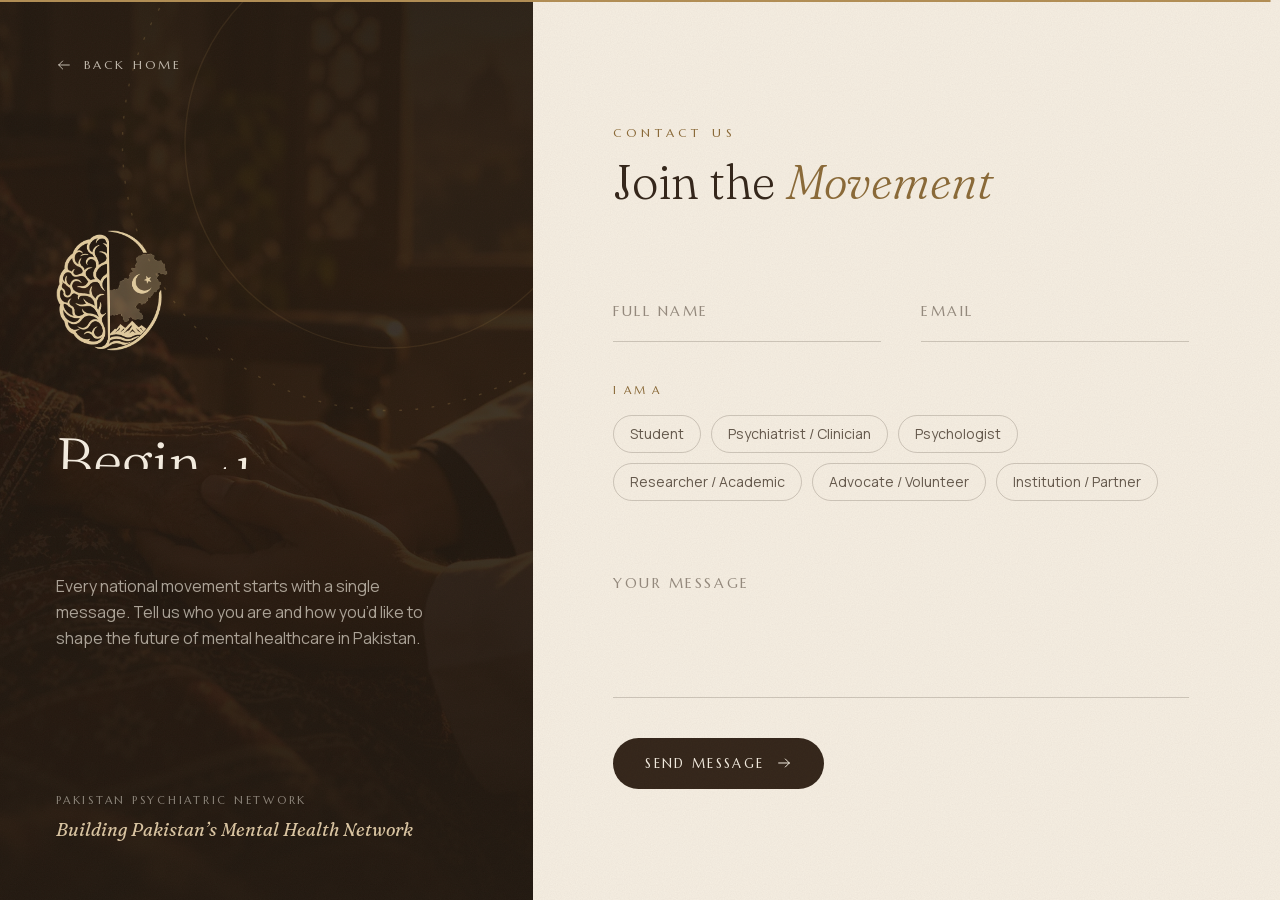
<file: contact.html>
<!DOCTYPE html><html lang="en" class="fraunces_8a4216bc-module__t8Zm8a__variable marcellus_3dfbfff9-module__5Ufb9q__variable manrope_6fd7433c-module__Zz-jia__variable"><head><meta charSet="utf-8"/><meta name="viewport" content="width=device-width, initial-scale=1"/><link rel="preload" href="/_next/static/media/57b02995d6e1530a-s.p.1n10e_apdb6ux.woff2" as="font" crossorigin="" type="font/woff2"/><link rel="preload" href="/_next/static/media/a343f882a40d2cc9-s.p.1sj6eobyi31rd.woff2" as="font" crossorigin="" type="font/woff2"/><link rel="preload" href="/_next/static/media/b67966e0b83b2cd0-s.p.0fuf3937kiol3.woff2" as="font" crossorigin="" type="font/woff2"/><link rel="preload" href="/_next/static/media/ec2f4458eb06f74e-s.p.0waiv1vizwwb5.woff2" as="font" crossorigin="" type="font/woff2"/><link rel="preload" as="image" href="/contact-portrait.webp"/><link rel="preload" as="image" href="/ppn-logo-sand.webp"/><link rel="stylesheet" href="/_next/static/chunks/266hxo_bdwv4k.css" data-precedence="next"/><link rel="preload" as="script" fetchPriority="low" href="/_next/static/chunks/1jq4o6yq14o4c.js"/><script src="/_next/static/chunks/15orcrkp-_9ct.js" async=""></script><script src="/_next/static/chunks/3rxl-jt3pdxgx.js" async=""></script><script src="/_next/static/chunks/082obv3v03b-9.js" async=""></script><script src="/_next/static/chunks/turbopack-3f74xmp3cru45.js" async=""></script><script src="/_next/static/chunks/2cnf2v7cftrug.js" async=""></script><script src="/_next/static/chunks/3_jphytzn5rut.js" async=""></script><script src="/_next/static/chunks/14mrh2-p_w84d.js" async=""></script><script src="/_next/static/chunks/2gno0j0n-cok6.js" async=""></script><script src="/_next/static/chunks/0_qz76kewa2cv.js" async=""></script><script src="/_next/static/chunks/02p_db03nph-d.js" async=""></script><script src="/_next/static/chunks/3e9784qhgsb28.js" async=""></script><meta name="next-size-adjust" content=""/><meta name="theme-color" content="#f6efe3"/><title>Contact — Pakistan Psychiatric Network</title><meta name="description" content="Reach out to Pakistan Psychiatric Network. Join the movement to advance mental healthcare across Pakistan."/><link rel="icon" href="/favicon.ico?favicon.1khl-04yngq2g.ico" sizes="48x48" type="image/x-icon"/><link rel="icon" href="/icon.png?icon.1l0o2qs2hi9h9.png" sizes="512x512" type="image/png"/><link rel="apple-touch-icon" href="/apple-icon.png?apple-icon.1hkdh6w8r6kvq.png" sizes="180x180" type="image/png"/><script src="/_next/static/chunks/0cz1d0mv5g_q7.js" noModule=""></script></head><body class="min-h-screen"><div hidden=""><!--$--><!--/$--></div><div aria-hidden="true" class="fixed inset-x-0 top-0 z-[60] h-[2px] origin-left bg-gold" style="transform:scaleX(0)"></div><div class="grid min-h-screen lg:grid-cols-[5fr_7fr]"><aside class="relative flex flex-col justify-between overflow-hidden bg-espresso px-8 py-10 text-ivory lg:sticky lg:top-0 lg:h-screen lg:px-14 lg:py-14"><img src="/contact-portrait.webp" alt="" aria-hidden="true" class="absolute inset-0 h-full w-full object-cover opacity-45" style="transform:scale(1.15)"/><div aria-hidden="true" class="absolute inset-0 bg-gradient-to-b from-espresso/90 via-espresso/70 to-espresso/95"></div><svg aria-hidden="true" viewBox="0 0 400 400" class="absolute -right-32 -top-32 w-[34rem] text-gold/25"><circle cx="200" cy="200" r="196" fill="none" stroke="currentColor" stroke-dasharray="2 10"></circle><circle cx="200" cy="200" r="150" fill="none" stroke="currentColor" stroke-opacity="0.5"></circle></svg><a class="group relative inline-flex w-fit items-center gap-3 text-ivory/75 transition-colors duration-300 hover:text-ivory" href="/"><svg viewBox="0 0 24 24" class="h-4 w-4 transition-transform duration-500 ease-out-expo group-hover:-translate-x-1" fill="none" stroke="currentColor" stroke-width="1.5" stroke-linecap="round" stroke-linejoin="round" aria-hidden="true"><path d="M20 12H4m6-6-6 6 6 6"></path></svg><span class="font-label text-[12px] tracking-[0.25em] uppercase">Back Home</span></a><div class="relative py-16 lg:py-0"><img src="/ppn-logo-sand.webp" alt="Pakistan Psychiatric Network logo" class="w-28" style="opacity:0;transform:scale(0.85) rotate(-8deg)"/><h1 class="mt-12 font-display text-5xl font-light leading-[1.05] sm:text-6xl" aria-label="Begin the conversation."><span aria-hidden="true"><span class="inline-block overflow-hidden pb-[0.12em] -mb-[0.12em] align-bottom"><span class="inline-block" style="transform:translateY(115%) rotate(4deg)">Begin</span> </span><span class="inline-block overflow-hidden pb-[0.12em] -mb-[0.12em] align-bottom"><span class="inline-block" style="transform:translateY(115%) rotate(4deg)">the</span> </span><span class="inline-block overflow-hidden pb-[0.12em] -mb-[0.12em] align-bottom"><span class="inline-block italic text-sand" style="transform:translateY(115%) rotate(4deg)">conversation.</span></span></span></h1><p class="mt-8 max-w-sm leading-relaxed text-ivory/65" style="opacity:0;transform:translateY(16px)">Every national movement starts with a single message. Tell us who you are and how you’d like to shape the future of mental healthcare in Pakistan.</p></div><div class="relative"><p class="font-label text-[11px] tracking-[0.25em] text-ivory/50 uppercase">Pakistan Psychiatric Network</p><p class="mt-2 font-display text-lg italic text-sand">Building Pakistan’s Mental Health Network</p></div></aside><main class="flex items-center bg-ivory px-8 py-20 lg:px-20"><div class="w-full max-w-xl"><div style="opacity:0;filter:blur(6px);transform:translateY(32px)"><p class="font-label text-[12px] tracking-[0.4em] text-gold-deep uppercase">Contact Us</p><h2 class="mb-14 mt-4 font-display text-4xl font-light text-charcoal sm:text-5xl">Join the <span class="italic text-gold-deep">Movement</span></h2></div><div style="opacity:0;filter:blur(6px);transform:translateY(32px)"><form noValidate="" class="space-y-10"><input type="checkbox" tabindex="-1" autoComplete="off" aria-hidden="true" class="hidden" name="botcheck"/><div class="grid gap-10 sm:grid-cols-2"><div><div class="relative pt-6"><input type="text" autoComplete="name" id="name" placeholder=" " aria-invalid="false" class="peer block w-full resize-none border-b border-charcoal/20 bg-transparent pb-3 pt-2 text-lg text-charcoal focus:outline-none" name="name"/><label for="name" class="pointer-events-none absolute left-0 top-8 origin-left font-label text-sm tracking-[0.18em] text-charcoal/50 uppercase transition-all duration-500 ease-out-expo peer-focus:top-0 peer-focus:scale-[0.8] peer-focus:text-gold-deep peer-[:not(:placeholder-shown)]:top-0 peer-[:not(:placeholder-shown)]:scale-[0.8]">Full name</label><span class="absolute bottom-0 left-0 h-px w-full origin-left scale-x-0 bg-gold-deep transition-transform duration-700 ease-out-expo peer-focus:scale-x-100"></span></div></div><div><div class="relative pt-6"><input type="email" autoComplete="email" id="email" placeholder=" " aria-invalid="false" class="peer block w-full resize-none border-b border-charcoal/20 bg-transparent pb-3 pt-2 text-lg text-charcoal focus:outline-none" name="email"/><label for="email" class="pointer-events-none absolute left-0 top-8 origin-left font-label text-sm tracking-[0.18em] text-charcoal/50 uppercase transition-all duration-500 ease-out-expo peer-focus:top-0 peer-focus:scale-[0.8] peer-focus:text-gold-deep peer-[:not(:placeholder-shown)]:top-0 peer-[:not(:placeholder-shown)]:scale-[0.8]">Email</label><span class="absolute bottom-0 left-0 h-px w-full origin-left scale-x-0 bg-gold-deep transition-transform duration-700 ease-out-expo peer-focus:scale-x-100"></span></div></div></div><fieldset><legend class="font-label text-[11px] tracking-[0.22em] text-gold-deep uppercase">I am a</legend><div class="mt-4 flex flex-wrap gap-2.5"><label class="relative"><input type="radio" class="peer sr-only" name="role" value="Student"/><span class="block rounded-full border border-charcoal/20 px-4 py-2 text-sm text-charcoal/75 transition-all duration-300 ease-out-expo hover:border-gold-deep hover:text-charcoal peer-checked:border-charcoal peer-checked:bg-charcoal peer-checked:text-ivory peer-focus-visible:ring-2 peer-focus-visible:ring-gold peer-focus-visible:ring-offset-2 peer-focus-visible:ring-offset-ivory">Student</span></label><label class="relative"><input type="radio" class="peer sr-only" name="role" value="Psychiatrist / Clinician"/><span class="block rounded-full border border-charcoal/20 px-4 py-2 text-sm text-charcoal/75 transition-all duration-300 ease-out-expo hover:border-gold-deep hover:text-charcoal peer-checked:border-charcoal peer-checked:bg-charcoal peer-checked:text-ivory peer-focus-visible:ring-2 peer-focus-visible:ring-gold peer-focus-visible:ring-offset-2 peer-focus-visible:ring-offset-ivory">Psychiatrist / Clinician</span></label><label class="relative"><input type="radio" class="peer sr-only" name="role" value="Psychologist"/><span class="block rounded-full border border-charcoal/20 px-4 py-2 text-sm text-charcoal/75 transition-all duration-300 ease-out-expo hover:border-gold-deep hover:text-charcoal peer-checked:border-charcoal peer-checked:bg-charcoal peer-checked:text-ivory peer-focus-visible:ring-2 peer-focus-visible:ring-gold peer-focus-visible:ring-offset-2 peer-focus-visible:ring-offset-ivory">Psychologist</span></label><label class="relative"><input type="radio" class="peer sr-only" name="role" value="Researcher / Academic"/><span class="block rounded-full border border-charcoal/20 px-4 py-2 text-sm text-charcoal/75 transition-all duration-300 ease-out-expo hover:border-gold-deep hover:text-charcoal peer-checked:border-charcoal peer-checked:bg-charcoal peer-checked:text-ivory peer-focus-visible:ring-2 peer-focus-visible:ring-gold peer-focus-visible:ring-offset-2 peer-focus-visible:ring-offset-ivory">Researcher / Academic</span></label><label class="relative"><input type="radio" class="peer sr-only" name="role" value="Advocate / Volunteer"/><span class="block rounded-full border border-charcoal/20 px-4 py-2 text-sm text-charcoal/75 transition-all duration-300 ease-out-expo hover:border-gold-deep hover:text-charcoal peer-checked:border-charcoal peer-checked:bg-charcoal peer-checked:text-ivory peer-focus-visible:ring-2 peer-focus-visible:ring-gold peer-focus-visible:ring-offset-2 peer-focus-visible:ring-offset-ivory">Advocate / Volunteer</span></label><label class="relative"><input type="radio" class="peer sr-only" name="role" value="Institution / Partner"/><span class="block rounded-full border border-charcoal/20 px-4 py-2 text-sm text-charcoal/75 transition-all duration-300 ease-out-expo hover:border-gold-deep hover:text-charcoal peer-checked:border-charcoal peer-checked:bg-charcoal peer-checked:text-ivory peer-focus-visible:ring-2 peer-focus-visible:ring-gold peer-focus-visible:ring-offset-2 peer-focus-visible:ring-offset-ivory">Institution / Partner</span></label></div></fieldset><div><div class="relative pt-6"><textarea rows="4" id="message" name="message" placeholder=" " aria-invalid="false" class="peer block w-full resize-none border-b border-charcoal/20 bg-transparent pb-3 pt-2 text-lg text-charcoal focus:outline-none"></textarea><label for="message" class="pointer-events-none absolute left-0 top-8 origin-left font-label text-sm tracking-[0.18em] text-charcoal/50 uppercase transition-all duration-500 ease-out-expo peer-focus:top-0 peer-focus:scale-[0.8] peer-focus:text-gold-deep peer-[:not(:placeholder-shown)]:top-0 peer-[:not(:placeholder-shown)]:scale-[0.8]">Your message</label><span class="absolute bottom-0 left-0 h-px w-full origin-left scale-x-0 bg-gold-deep transition-transform duration-700 ease-out-expo peer-focus:scale-x-100"></span></div></div><span class="inline-block" style="transform:none"><button type="submit" class="group relative inline-flex items-center gap-3 overflow-hidden whitespace-nowrap rounded-full px-8 py-4 font-label text-[13px] tracking-[0.18em] uppercase transition-colors duration-500 disabled:cursor-wait disabled:opacity-60 bg-charcoal text-ivory"><span aria-hidden="true" class="absolute inset-0 translate-y-full rounded-[inherit] transition-transform duration-500 ease-out-expo group-hover:translate-y-0 bg-bronze"></span><span class="relative block overflow-hidden"><span class="block transition-transform duration-500 ease-out-expo group-hover:-translate-y-full">Send Message</span><span aria-hidden="true" class="absolute inset-0 block translate-y-full transition-transform duration-500 ease-out-expo group-hover:translate-y-0">Send Message</span></span><svg viewBox="0 0 24 24" class="relative h-4 w-4 transition-transform duration-500 ease-out-expo group-hover:translate-x-1" fill="none" stroke="currentColor" stroke-width="1.5" stroke-linecap="round" stroke-linejoin="round" aria-hidden="true"><path d="M4 12h16m-6-6 6 6-6 6"></path></svg></button></span></form></div></div></main></div><!--$--><!--/$--><script src="/_next/static/chunks/1jq4o6yq14o4c.js" id="_R_" async=""></script><script>(self.__next_f=self.__next_f||[]).push([0])</script><script>self.__next_f.push([1,"1:\"$Sreact.fragment\"\n2:I[47420,[\"/_next/static/chunks/2cnf2v7cftrug.js\",\"/_next/static/chunks/3_jphytzn5rut.js\",\"/_next/static/chunks/14mrh2-p_w84d.js\",\"/_next/static/chunks/2gno0j0n-cok6.js\"],\"default\"]\n3:I[52004,[\"/_next/static/chunks/2cnf2v7cftrug.js\",\"/_next/static/chunks/3_jphytzn5rut.js\",\"/_next/static/chunks/14mrh2-p_w84d.js\",\"/_next/static/chunks/2gno0j0n-cok6.js\"],\"default\"]\n4:I[69268,[\"/_next/static/chunks/2cnf2v7cftrug.js\",\"/_next/static/chunks/3_jphytzn5rut.js\",\"/_next/static/chunks/14mrh2-p_w84d.js\",\"/_next/static/chunks/2gno0j0n-cok6.js\"],\"default\"]\n5:I[39756,[\"/_next/static/chunks/2cnf2v7cftrug.js\",\"/_next/static/chunks/3_jphytzn5rut.js\",\"/_next/static/chunks/14mrh2-p_w84d.js\",\"/_next/static/chunks/2gno0j0n-cok6.js\"],\"default\"]\n6:I[98168,[\"/_next/static/chunks/2cnf2v7cftrug.js\",\"/_next/static/chunks/3_jphytzn5rut.js\",\"/_next/static/chunks/14mrh2-p_w84d.js\",\"/_next/static/chunks/2gno0j0n-cok6.js\",\"/_next/static/chunks/0_qz76kewa2cv.js\"],\"default\"]\n7:I[37457,[\"/_next/static/chunks/2cnf2v7cftrug.js\",\"/_next/static/chunks/3_jphytzn5rut.js\",\"/_next/static/chunks/14mrh2-p_w84d.js\",\"/_next/static/chunks/2gno0j0n-cok6.js\"],\"default\"]\n8:I[9373,[\"/_next/static/chunks/2cnf2v7cftrug.js\",\"/_next/static/chunks/3_jphytzn5rut.js\",\"/_next/static/chunks/14mrh2-p_w84d.js\",\"/_next/static/chunks/2gno0j0n-cok6.js\",\"/_next/static/chunks/02p_db03nph-d.js\",\"/_next/static/chunks/3e9784qhgsb28.js\"],\"default\"]\n9:I[59095,[\"/_next/static/chunks/2cnf2v7cftrug.js\",\"/_next/static/chunks/3_jphytzn5rut.js\",\"/_next/static/chunks/14mrh2-p_w84d.js\",\"/_next/static/chunks/2gno0j0n-cok6.js\",\"/_next/static/chunks/02p_db03nph-d.js\",\"/_next/static/chunks/3e9784qhgsb28.js\"],\"default\"]\na:I[33128,[\"/_next/static/chunks/2cnf2v7cftrug.js\",\"/_next/static/chunks/3_jphytzn5rut.js\",\"/_next/static/chunks/14mrh2-p_w84d.js\",\"/_next/static/chunks/2gno0j0n-cok6.js\",\"/_next/static/chunks/02p_db03nph-d.js\",\"/_next/static/chunks/3e9784qhgsb28.js\"],\"default\"]\nb:I[97367,[\"/_next/static/chunks/2cnf2v7cftrug.js\",\"/_next/static/chunks/3_jphytzn5rut.js\",\"/_next/static/chunks/14mrh2-p_w84d.js\",\"/_next/static/chunks/2gno0j0n-cok6.js\"],\"OutletBoundary\"]\nc:\"$Sreact.suspense\"\nf:I[97367,[\"/_next/static/chunks/2cnf2v7cftrug.js\",\"/_next/static/chunks/3_jphytzn5rut.js\",\"/_next/static/chunks/14mrh2-p_w84d.js\",\"/_next/static/chunks/2gno0j0n-cok6.js\"],\"ViewportBoundary\"]\n11:I[97367,[\"/_next/static/chunks/2cnf2v7cftrug.js\",\"/_next/static/chunks/3_jphytzn5rut.js\",\"/_next/static/chunks/14mrh2-p_w84d.js\",\"/_next/static/chunks/2gno0j0n-cok6.js\"],\"MetadataBoundary\"]\n13:I[68027,[\"/_next/static/chunks/2cnf2v7cftrug.js\",\"/_next/static/chunks/3_jphytzn5rut.js\",\"/_next/static/chunks/14mrh2-p_w84d.js\",\"/_next/static/chunks/2gno0j0n-cok6.js\"],\"default\",1]\n:HL[\"/_next/static/chunks/266hxo_bdwv4k.css\",\"style\"]\n:HL[\"/_next/static/media/57b02995d6e1530a-s.p.1n10e_apdb6ux.woff2\",\"font\",{\"crossOrigin\":\"\",\"type\":\"font/woff2\"}]\n:HL[\"/_next/static/media/a343f882a40d2cc9-s.p.1sj6eobyi31rd.woff2\",\"font\",{\"crossOrigin\":\"\",\"type\":\"font/woff2\"}]\n:HL[\"/_next/static/media/b67966e0b83b2cd0-s.p.0fuf3937kiol3.woff2\",\"font\",{\"crossOrigin\":\"\",\"type\":\"font/woff2\"}]\n:HL[\"/_next/static/media/ec2f4458eb06f74e-s.p.0waiv1vizwwb5.woff2\",\"font\",{\"crossOrigin\":\"\",\"type\":\"font/woff2\"}]\n"])</script><script>self.__next_f.push([1,"0:{\"P\":null,\"c\":[\"\",\"contact\"],\"q\":\"\",\"i\":false,\"f\":[[[\"\",{\"children\":[\"contact\",{\"children\":[\"__PAGE__\",{}]}]},\"$undefined\",\"$undefined\",16],[[\"$\",\"$1\",\"c\",{\"children\":[[[\"$\",\"link\",\"0\",{\"rel\":\"stylesheet\",\"href\":\"/_next/static/chunks/266hxo_bdwv4k.css\",\"precedence\":\"next\",\"crossOrigin\":\"$undefined\",\"nonce\":\"$undefined\"}],[\"$\",\"script\",\"script-0\",{\"src\":\"/_next/static/chunks/2cnf2v7cftrug.js\",\"async\":true,\"nonce\":\"$undefined\"}],[\"$\",\"script\",\"script-1\",{\"src\":\"/_next/static/chunks/3_jphytzn5rut.js\",\"async\":true,\"nonce\":\"$undefined\"}],[\"$\",\"script\",\"script-2\",{\"src\":\"/_next/static/chunks/14mrh2-p_w84d.js\",\"async\":true,\"nonce\":\"$undefined\"}],[\"$\",\"script\",\"script-3\",{\"src\":\"/_next/static/chunks/2gno0j0n-cok6.js\",\"async\":true,\"nonce\":\"$undefined\"}]],[\"$\",\"html\",null,{\"lang\":\"en\",\"className\":\"fraunces_8a4216bc-module__t8Zm8a__variable marcellus_3dfbfff9-module__5Ufb9q__variable manrope_6fd7433c-module__Zz-jia__variable\",\"children\":[\"$\",\"body\",null,{\"className\":\"min-h-screen\",\"children\":[[\"$\",\"$L2\",null,{}],[\"$\",\"$L3\",null,{}],[\"$\",\"$L4\",null,{}],[\"$\",\"$L5\",null,{\"parallelRouterKey\":\"children\",\"error\":\"$undefined\",\"errorStyles\":\"$undefined\",\"errorScripts\":\"$undefined\",\"template\":[\"$\",\"$L6\",null,{\"children\":[\"$\",\"$L7\",null,{}]}],\"templateStyles\":[],\"templateScripts\":[[\"$\",\"script\",\"script-0\",{\"src\":\"/_next/static/chunks/0_qz76kewa2cv.js\",\"async\":true}]],\"notFound\":[[[\"$\",\"title\",null,{\"children\":\"404: This page could not be found.\"}],[\"$\",\"div\",null,{\"style\":{\"fontFamily\":\"system-ui,\\\"Segoe UI\\\",Roboto,Helvetica,Arial,sans-serif,\\\"Apple Color Emoji\\\",\\\"Segoe UI Emoji\\\"\",\"height\":\"100vh\",\"textAlign\":\"center\",\"display\":\"flex\",\"flexDirection\":\"column\",\"alignItems\":\"center\",\"justifyContent\":\"center\"},\"children\":[\"$\",\"div\",null,{\"children\":[[\"$\",\"style\",null,{\"dangerouslySetInnerHTML\":{\"__html\":\"body{color:#000;background:#fff;margin:0}.next-error-h1{border-right:1px solid rgba(0,0,0,.3)}@media (prefers-color-scheme:dark){body{color:#fff;background:#000}.next-error-h1{border-right:1px solid rgba(255,255,255,.3)}}\"}}],[\"$\",\"h1\",null,{\"className\":\"next-error-h1\",\"style\":{\"display\":\"inline-block\",\"margin\":\"0 20px 0 0\",\"padding\":\"0 23px 0 0\",\"fontSize\":24,\"fontWeight\":500,\"verticalAlign\":\"top\",\"lineHeight\":\"49px\"},\"children\":404}],[\"$\",\"div\",null,{\"style\":{\"display\":\"inline-block\"},\"children\":[\"$\",\"h2\",null,{\"style\":{\"fontSize\":14,\"fontWeight\":400,\"lineHeight\":\"49px\",\"margin\":0},\"children\":\"This page could not be found.\"}]}]]}]}]],[]],\"forbidden\":\"$undefined\",\"unauthorized\":\"$undefined\"}]]}]}]]}],{\"children\":[[\"$\",\"$1\",\"c\",{\"children\":[null,[\"$\",\"$L5\",null,{\"parallelRouterKey\":\"children\",\"error\":\"$undefined\",\"errorStyles\":\"$undefined\",\"errorScripts\":\"$undefined\",\"template\":[\"$\",\"$L7\",null,{}],\"templateStyles\":\"$undefined\",\"templateScripts\":\"$undefined\",\"notFound\":\"$undefined\",\"forbidden\":\"$undefined\",\"unauthorized\":\"$undefined\"}]]}],{\"children\":[[\"$\",\"$1\",\"c\",{\"children\":[[\"$\",\"div\",null,{\"className\":\"grid min-h-screen lg:grid-cols-[5fr_7fr]\",\"children\":[[\"$\",\"$L8\",null,{}],[\"$\",\"main\",null,{\"className\":\"flex items-center bg-ivory px-8 py-20 lg:px-20\",\"children\":[\"$\",\"div\",null,{\"className\":\"w-full max-w-xl\",\"children\":[[\"$\",\"$L9\",null,{\"delay\":0.6,\"children\":[[\"$\",\"p\",null,{\"className\":\"font-label text-[12px] tracking-[0.4em] text-gold-deep uppercase\",\"children\":\"Contact Us\"}],[\"$\",\"h2\",null,{\"className\":\"mb-14 mt-4 font-display text-4xl font-light text-charcoal sm:text-5xl\",\"children\":[\"Join the \",[\"$\",\"span\",null,{\"className\":\"italic text-gold-deep\",\"children\":\"Movement\"}]]}]]}],[\"$\",\"$L9\",null,{\"delay\":0.8,\"children\":[\"$\",\"$La\",null,{}]}]]}]}]]}],[[\"$\",\"script\",\"script-0\",{\"src\":\"/_next/static/chunks/02p_db03nph-d.js\",\"async\":true,\"nonce\":\"$undefined\"}],[\"$\",\"script\",\"script-1\",{\"src\":\"/_next/static/chunks/3e9784qhgsb28.js\",\"async\":true,\"nonce\":\"$undefined\"}]],[\"$\",\"$Lb\",null,{\"children\":[\"$\",\"$c\",null,{\"name\":\"Next.MetadataOutlet\",\"children\":\"$@d\"}]}]]}],{},null,false,null]},null,false,\"$@e\"]},null,false,null],[\"$\",\"$1\",\"h\",{\"children\":[null,[\"$\",\"$Lf\",null,{\"children\":\"$L10\"}],[\"$\",\"div\",null,{\"hidden\":true,\"children\":[\"$\",\"$L11\",null,{\"children\":[\"$\",\"$c\",null,{\"name\":\"Next.Metadata\",\"children\":\"$L12\"}]}]}],[\"$\",\"meta\",null,{\"name\":\"next-size-adjust\",\"content\":\"\"}]]}],false]],\"m\":\"$undefined\",\"G\":[\"$13\",[[\"$\",\"link\",\"0\",{\"rel\":\"stylesheet\",\"href\":\"/_next/static/chunks/266hxo_bdwv4k.css\",\"precedence\":\"next\",\"crossOrigin\":\"$undefined\",\"nonce\":\"$undefined\"}]]],\"S\":true,\"h\":null,\"s\":\"$undefined\",\"l\":\"$undefined\",\"p\":\"$undefined\",\"d\":\"$undefined\",\"b\":\"zwhRCckgJLzq1byL8myLh\"}\n"])</script><script>self.__next_f.push([1,"14:[]\ne:\"$W14\"\n"])</script><script>self.__next_f.push([1,"10:[[\"$\",\"meta\",\"0\",{\"charSet\":\"utf-8\"}],[\"$\",\"meta\",\"1\",{\"name\":\"viewport\",\"content\":\"width=device-width, initial-scale=1\"}],[\"$\",\"meta\",\"2\",{\"name\":\"theme-color\",\"content\":\"#f6efe3\"}]]\n"])</script><script>self.__next_f.push([1,"15:I[27201,[\"/_next/static/chunks/2cnf2v7cftrug.js\",\"/_next/static/chunks/3_jphytzn5rut.js\",\"/_next/static/chunks/14mrh2-p_w84d.js\",\"/_next/static/chunks/2gno0j0n-cok6.js\"],\"IconMark\"]\nd:null\n12:[[\"$\",\"title\",\"0\",{\"children\":\"Contact — Pakistan Psychiatric Network\"}],[\"$\",\"meta\",\"1\",{\"name\":\"description\",\"content\":\"Reach out to Pakistan Psychiatric Network. Join the movement to advance mental healthcare across Pakistan.\"}],[\"$\",\"link\",\"2\",{\"rel\":\"icon\",\"href\":\"/favicon.ico?favicon.1khl-04yngq2g.ico\",\"sizes\":\"48x48\",\"type\":\"image/x-icon\"}],[\"$\",\"link\",\"3\",{\"rel\":\"icon\",\"href\":\"/icon.png?icon.1l0o2qs2hi9h9.png\",\"sizes\":\"512x512\",\"type\":\"image/png\"}],[\"$\",\"link\",\"4\",{\"rel\":\"apple-touch-icon\",\"href\":\"/apple-icon.png?apple-icon.1hkdh6w8r6kvq.png\",\"sizes\":\"180x180\",\"type\":\"image/png\"}],[\"$\",\"$L15\",\"5\",{}]]\n"])</script></body></html>
</file>
<file: _next/static/chunks/266hxo_bdwv4k.css>
@font-face{font-family:Fraunces;font-style:italic;font-weight:100 900;font-display:swap;src:url(../media/1316bdccde5e7cab-s.3zrb6siod-_f0.woff2)format("woff2");unicode-range:U+102-103,U+110-111,U+128-129,U+168-169,U+1A0-1A1,U+1AF-1B0,U+300-301,U+303-304,U+308-309,U+323,U+329,U+1EA0-1EF9,U+20AB}@font-face{font-family:Fraunces;font-style:italic;font-weight:100 900;font-display:swap;src:url(../media/91a2f7867a28cebf-s.2o1dletpdqcxm.woff2)format("woff2");unicode-range:U+100-2BA,U+2BD-2C5,U+2C7-2CC,U+2CE-2D7,U+2DD-2FF,U+304,U+308,U+329,U+1D00-1DBF,U+1E00-1E9F,U+1EF2-1EFF,U+2020,U+20A0-20AB,U+20AD-20C4,U+2113,U+2C60-2C7F,U+A720-A7FF}@font-face{font-family:Fraunces;font-style:italic;font-weight:100 900;font-display:swap;src:url(../media/57b02995d6e1530a-s.p.1n10e_apdb6ux.woff2)format("woff2");unicode-range:U+??,U+131,U+152-153,U+2BB-2BC,U+2C6,U+2DA,U+2DC,U+304,U+308,U+329,U+2000-206F,U+20AC,U+2122,U+2191,U+2193,U+2212,U+2215,U+FEFF,U+FFFD}@font-face{font-family:Fraunces;font-style:normal;font-weight:100 900;font-display:swap;src:url(../media/85fcf895b86d74a6-s.3pdm20a023wv-.woff2)format("woff2");unicode-range:U+102-103,U+110-111,U+128-129,U+168-169,U+1A0-1A1,U+1AF-1B0,U+300-301,U+303-304,U+308-309,U+323,U+329,U+1EA0-1EF9,U+20AB}@font-face{font-family:Fraunces;font-style:normal;font-weight:100 900;font-display:swap;src:url(../media/5307092570128b5a-s.16191ingcc7md.woff2)format("woff2");unicode-range:U+100-2BA,U+2BD-2C5,U+2C7-2CC,U+2CE-2D7,U+2DD-2FF,U+304,U+308,U+329,U+1D00-1DBF,U+1E00-1E9F,U+1EF2-1EFF,U+2020,U+20A0-20AB,U+20AD-20C4,U+2113,U+2C60-2C7F,U+A720-A7FF}@font-face{font-family:Fraunces;font-style:normal;font-weight:100 900;font-display:swap;src:url(../media/b67966e0b83b2cd0-s.p.0fuf3937kiol3.woff2)format("woff2");unicode-range:U+??,U+131,U+152-153,U+2BB-2BC,U+2C6,U+2DA,U+2DC,U+304,U+308,U+329,U+2000-206F,U+20AC,U+2122,U+2191,U+2193,U+2212,U+2215,U+FEFF,U+FFFD}@font-face{font-family:Fraunces Fallback;src:local(Times New Roman);ascent-override:84.71%;descent-override:22.09%;line-gap-override:0.0%;size-adjust:115.45%}.fraunces_8a4216bc-module__t8Zm8a__className{font-family:Fraunces,Fraunces Fallback}.fraunces_8a4216bc-module__t8Zm8a__variable{--font-fraunces:"Fraunces", "Fraunces Fallback"}
@font-face{font-family:Marcellus;font-style:normal;font-weight:400;font-display:swap;src:url(../media/50df388245113a6d-s.2atap_4g40fj3.woff2)format("woff2");unicode-range:U+100-2BA,U+2BD-2C5,U+2C7-2CC,U+2CE-2D7,U+2DD-2FF,U+304,U+308,U+329,U+1D00-1DBF,U+1E00-1E9F,U+1EF2-1EFF,U+2020,U+20A0-20AB,U+20AD-20C4,U+2113,U+2C60-2C7F,U+A720-A7FF}@font-face{font-family:Marcellus;font-style:normal;font-weight:400;font-display:swap;src:url(../media/ec2f4458eb06f74e-s.p.0waiv1vizwwb5.woff2)format("woff2");unicode-range:U+??,U+131,U+152-153,U+2BB-2BC,U+2C6,U+2DA,U+2DC,U+304,U+308,U+329,U+2000-206F,U+20AC,U+2122,U+2191,U+2193,U+2212,U+2215,U+FEFF,U+FFFD}@font-face{font-family:Marcellus Fallback;src:local(Times New Roman);ascent-override:86.59%;descent-override:24.87%;line-gap-override:0.0%;size-adjust:112.5%}.marcellus_3dfbfff9-module__5Ufb9q__className{font-family:Marcellus,Marcellus Fallback;font-style:normal;font-weight:400}.marcellus_3dfbfff9-module__5Ufb9q__variable{--font-marcellus:"Marcellus", "Marcellus Fallback"}
@font-face{font-family:Manrope;font-style:normal;font-weight:200 800;font-display:swap;src:url(../media/a342834df7752944-s.3hd2l7bm32o7k.woff2)format("woff2");unicode-range:U+460-52F,U+1C80-1C8A,U+20B4,U+2DE0-2DFF,U+A640-A69F,U+FE2E-FE2F}@font-face{font-family:Manrope;font-style:normal;font-weight:200 800;font-display:swap;src:url(../media/d3fe2f289711ac3f-s.1l2zhvq5eocqf.woff2)format("woff2");unicode-range:U+301,U+400-45F,U+490-491,U+4B0-4B1,U+2116}@font-face{font-family:Manrope;font-style:normal;font-weight:200 800;font-display:swap;src:url(../media/58c4895d0a0ef7cc-s.2vhvl9vrvk-va.woff2)format("woff2");unicode-range:U+370-377,U+37A-37F,U+384-38A,U+38C,U+38E-3A1,U+3A3-3FF}@font-face{font-family:Manrope;font-style:normal;font-weight:200 800;font-display:swap;src:url(../media/bfc7db5c00d21bc5-s.173xwsdme27n8.woff2)format("woff2");unicode-range:U+102-103,U+110-111,U+128-129,U+168-169,U+1A0-1A1,U+1AF-1B0,U+300-301,U+303-304,U+308-309,U+323,U+329,U+1EA0-1EF9,U+20AB}@font-face{font-family:Manrope;font-style:normal;font-weight:200 800;font-display:swap;src:url(../media/6ab0db14f70d8ed6-s.13hnt-xgp82zk.woff2)format("woff2");unicode-range:U+100-2BA,U+2BD-2C5,U+2C7-2CC,U+2CE-2D7,U+2DD-2FF,U+304,U+308,U+329,U+1D00-1DBF,U+1E00-1E9F,U+1EF2-1EFF,U+2020,U+20A0-20AB,U+20AD-20C4,U+2113,U+2C60-2C7F,U+A720-A7FF}@font-face{font-family:Manrope;font-style:normal;font-weight:200 800;font-display:swap;src:url(../media/a343f882a40d2cc9-s.p.1sj6eobyi31rd.woff2)format("woff2");unicode-range:U+??,U+131,U+152-153,U+2BB-2BC,U+2C6,U+2DA,U+2DC,U+304,U+308,U+329,U+2000-206F,U+20AC,U+2122,U+2191,U+2193,U+2212,U+2215,U+FEFF,U+FFFD}@font-face{font-family:Manrope Fallback;src:local(Arial);ascent-override:103.31%;descent-override:29.07%;line-gap-override:0.0%;size-adjust:103.19%}.manrope_6fd7433c-module__Zz-jia__className{font-family:Manrope,Manrope Fallback;font-style:normal}.manrope_6fd7433c-module__Zz-jia__variable{--font-manrope:"Manrope", "Manrope Fallback"}
@layer properties{@supports (((-webkit-hyphens:none)) and (not (margin-trim:inline))) or ((-moz-orient:inline) and (not (color:rgb(from red r g b)))){*,:before,:after,::backdrop{--tw-translate-x:0;--tw-translate-y:0;--tw-translate-z:0;--tw-scale-x:1;--tw-scale-y:1;--tw-scale-z:1;--tw-space-y-reverse:0;--tw-border-style:solid;--tw-gradient-position:initial;--tw-gradient-from:#0000;--tw-gradient-via:#0000;--tw-gradient-to:#0000;--tw-gradient-stops:initial;--tw-gradient-via-stops:initial;--tw-gradient-from-position:0%;--tw-gradient-via-position:50%;--tw-gradient-to-position:100%;--tw-leading:initial;--tw-font-weight:initial;--tw-tracking:initial;--tw-ordinal:initial;--tw-slashed-zero:initial;--tw-numeric-figure:initial;--tw-numeric-spacing:initial;--tw-numeric-fraction:initial;--tw-shadow:0 0 #0000;--tw-shadow-color:initial;--tw-shadow-alpha:100%;--tw-inset-shadow:0 0 #0000;--tw-inset-shadow-color:initial;--tw-inset-shadow-alpha:100%;--tw-ring-color:initial;--tw-ring-shadow:0 0 #0000;--tw-inset-ring-color:initial;--tw-inset-ring-shadow:0 0 #0000;--tw-ring-inset:initial;--tw-ring-offset-width:0px;--tw-ring-offset-color:#fff;--tw-ring-offset-shadow:0 0 #0000;--tw-outline-style:solid;--tw-blur:initial;--tw-brightness:initial;--tw-contrast:initial;--tw-grayscale:initial;--tw-hue-rotate:initial;--tw-invert:initial;--tw-opacity:initial;--tw-saturate:initial;--tw-sepia:initial;--tw-drop-shadow:initial;--tw-drop-shadow-color:initial;--tw-drop-shadow-alpha:100%;--tw-drop-shadow-size:initial;--tw-backdrop-blur:initial;--tw-backdrop-brightness:initial;--tw-backdrop-contrast:initial;--tw-backdrop-grayscale:initial;--tw-backdrop-hue-rotate:initial;--tw-backdrop-invert:initial;--tw-backdrop-opacity:initial;--tw-backdrop-saturate:initial;--tw-backdrop-sepia:initial;--tw-duration:initial;--tw-ease:initial}}}@layer theme{:root,:host{--font-sans:var(--font-manrope), system-ui, sans-serif;--font-mono:ui-monospace, SFMono-Regular, Menlo, Monaco, Consolas, "Liberation Mono", "Courier New", monospace;--spacing:.25rem;--container-sm:24rem;--container-md:28rem;--container-lg:32rem;--container-xl:36rem;--container-3xl:48rem;--container-5xl:64rem;--container-6xl:72rem;--text-xs:.75rem;--text-xs--line-height:calc(1 / .75);--text-sm:.875rem;--text-sm--line-height:calc(1.25 / .875);--text-base:1rem;--text-base--line-height:calc(1.5 / 1);--text-lg:1.125rem;--text-lg--line-height:calc(1.75 / 1.125);--text-xl:1.25rem;--text-xl--line-height:calc(1.75 / 1.25);--text-2xl:1.5rem;--text-2xl--line-height:calc(2 / 1.5);--text-3xl:1.875rem;--text-3xl--line-height:calc(2.25 / 1.875);--text-4xl:2.25rem;--text-4xl--line-height:calc(2.5 / 2.25);--text-5xl:3rem;--text-5xl--line-height:1;--text-6xl:3.75rem;--text-6xl--line-height:1;--text-7xl:4.5rem;--text-7xl--line-height:1;--text-8xl:6rem;--text-8xl--line-height:1;--text-9xl:8rem;--text-9xl--line-height:1;--font-weight-light:300;--leading-tight:1.25;--leading-relaxed:1.625;--blur-sm:8px;--blur-md:12px;--default-transition-duration:.15s;--default-transition-timing-function:cubic-bezier(.4, 0, .2, 1);--default-font-family:var(--font-sans);--default-mono-font-family:var(--font-mono);--color-ivory:#f6efe3;--color-parchment:#eee3cf;--color-sand:#dcc7a4;--color-gold:#b38f55;--color-gold-deep:#8b6a38;--color-bronze:#765330;--color-charcoal:#33251a;--color-espresso:#221911;--color-olive:#566246;--font-display:var(--font-fraunces), Georgia, serif;--font-label:var(--font-marcellus), Georgia, serif;--ease-out-expo:cubic-bezier(.16, 1, .3, 1);--animate-shimmer:shimmer 9s linear infinite}}@layer base{*,:after,:before,::backdrop{box-sizing:border-box;border:0 solid;margin:0;padding:0}::file-selector-button{box-sizing:border-box;border:0 solid;margin:0;padding:0}html,:host{-webkit-text-size-adjust:100%;tab-size:4;line-height:1.5;font-family:var(--default-font-family,ui-sans-serif, system-ui, sans-serif, "Apple Color Emoji", "Segoe UI Emoji", "Segoe UI Symbol", "Noto Color Emoji");font-feature-settings:var(--default-font-feature-settings,normal);font-variation-settings:var(--default-font-variation-settings,normal);-webkit-tap-highlight-color:transparent}hr{height:0;color:inherit;border-top-width:1px}abbr:where([title]){-webkit-text-decoration:underline dotted;text-decoration:underline dotted}h1,h2,h3,h4,h5,h6{font-size:inherit;font-weight:inherit}a{color:inherit;-webkit-text-decoration:inherit;-webkit-text-decoration:inherit;-webkit-text-decoration:inherit;-webkit-text-decoration:inherit;text-decoration:inherit}b,strong{font-weight:bolder}code,kbd,samp,pre{font-family:var(--default-mono-font-family,ui-monospace, SFMono-Regular, Menlo, Monaco, Consolas, "Liberation Mono", "Courier New", monospace);font-feature-settings:var(--default-mono-font-feature-settings,normal);font-variation-settings:var(--default-mono-font-variation-settings,normal);font-size:1em}small{font-size:80%}sub,sup{vertical-align:baseline;font-size:75%;line-height:0;position:relative}sub{bottom:-.25em}sup{top:-.5em}table{text-indent:0;border-color:inherit;border-collapse:collapse}:-moz-focusring{outline:auto}progress{vertical-align:baseline}summary{display:list-item}ol,ul,menu{list-style:none}img,svg,video,canvas,audio,iframe,embed,object{vertical-align:middle;display:block}img,video{max-width:100%;height:auto}button,input,select,optgroup,textarea{font:inherit;font-feature-settings:inherit;font-variation-settings:inherit;letter-spacing:inherit;color:inherit;opacity:1;background-color:#0000;border-radius:0}::file-selector-button{font:inherit;font-feature-settings:inherit;font-variation-settings:inherit;letter-spacing:inherit;color:inherit;opacity:1;background-color:#0000;border-radius:0}:where(select:is([multiple],[size])) optgroup{font-weight:bolder}:where(select:is([multiple],[size])) optgroup option{padding-inline-start:20px}::file-selector-button{margin-inline-end:4px}::placeholder{opacity:1}@supports (not ((-webkit-appearance:-apple-pay-button))) or (contain-intrinsic-size:1px){::placeholder{color:currentColor}@supports (color:color-mix(in lab, red, red)){::placeholder{color:color-mix(in oklab, currentcolor 50%, transparent)}}}textarea{resize:vertical}::-webkit-search-decoration{-webkit-appearance:none}::-webkit-date-and-time-value{min-height:1lh;text-align:inherit}::-webkit-datetime-edit{display:inline-flex}::-webkit-datetime-edit-fields-wrapper{padding:0}::-webkit-datetime-edit{padding-block:0}::-webkit-datetime-edit-year-field{padding-block:0}::-webkit-datetime-edit-month-field{padding-block:0}::-webkit-datetime-edit-day-field{padding-block:0}::-webkit-datetime-edit-hour-field{padding-block:0}::-webkit-datetime-edit-minute-field{padding-block:0}::-webkit-datetime-edit-second-field{padding-block:0}::-webkit-datetime-edit-millisecond-field{padding-block:0}::-webkit-datetime-edit-meridiem-field{padding-block:0}::-webkit-calendar-picker-indicator{line-height:1}:-moz-ui-invalid{box-shadow:none}button,input:where([type=button],[type=reset],[type=submit]){appearance:button}::file-selector-button{appearance:button}::-webkit-inner-spin-button{height:auto}::-webkit-outer-spin-button{height:auto}[hidden]:where(:not([hidden=until-found])){display:none!important}}@layer components;@layer utilities{.pointer-events-none{pointer-events:none}.visible{visibility:visible}.sr-only{clip-path:inset(50%);white-space:nowrap;border-width:0;width:1px;height:1px;margin:-1px;padding:0;position:absolute;overflow:hidden}.absolute{position:absolute}.fixed{position:fixed}.relative{position:relative}.static{position:static}.sticky{position:sticky}.inset-0{inset:0}.inset-\[-10\%\]{inset:-10%}.inset-\[-18\%\]{inset:-18%}.inset-\[-30\%\]{inset:-30%}.inset-x-0{inset-inline:0}.inset-x-6{inset-inline:calc(var(--spacing) * 6)}.-top-32{top:calc(var(--spacing) * -32)}.top-0{top:0}.top-1\/2{top:50%}.top-4{top:calc(var(--spacing) * 4)}.top-5{top:calc(var(--spacing) * 5)}.top-8{top:calc(var(--spacing) * 8)}.-right-32{right:calc(var(--spacing) * -32)}.-right-40{right:calc(var(--spacing) * -40)}.right-6{right:calc(var(--spacing) * 6)}.-bottom-1{bottom:calc(var(--spacing) * -1)}.-bottom-1\.5{bottom:calc(var(--spacing) * -1.5)}.bottom-0{bottom:0}.bottom-8{bottom:calc(var(--spacing) * 8)}.bottom-10{bottom:calc(var(--spacing) * 10)}.left-0{left:0}.left-1\/2{left:50%}.left-\[7vw\]{left:7vw}.z-10{z-index:10}.z-40{z-index:40}.z-50{z-index:50}.z-\[60\]{z-index:60}.z-\[100\]{z-index:100}.z-\[150\]{z-index:150}.z-\[200\]{z-index:200}.container{width:100%}@media (min-width:40rem){.container{max-width:40rem}}@media (min-width:48rem){.container{max-width:48rem}}@media (min-width:64rem){.container{max-width:64rem}}@media (min-width:80rem){.container{max-width:80rem}}@media (min-width:96rem){.container{max-width:96rem}}.mx-auto{margin-inline:auto}.mt-2{margin-top:calc(var(--spacing) * 2)}.mt-3{margin-top:calc(var(--spacing) * 3)}.mt-4{margin-top:calc(var(--spacing) * 4)}.mt-5{margin-top:calc(var(--spacing) * 5)}.mt-6{margin-top:calc(var(--spacing) * 6)}.mt-8{margin-top:calc(var(--spacing) * 8)}.mt-10{margin-top:calc(var(--spacing) * 10)}.mt-12{margin-top:calc(var(--spacing) * 12)}.mt-14{margin-top:calc(var(--spacing) * 14)}.mt-16{margin-top:calc(var(--spacing) * 16)}.mt-24{margin-top:calc(var(--spacing) * 24)}.mr-\[0\.26em\]{margin-right:.26em}.-mb-\[0\.12em\]{margin-bottom:-.12em}.mb-6{margin-bottom:calc(var(--spacing) * 6)}.mb-8{margin-bottom:calc(var(--spacing) * 8)}.mb-12{margin-bottom:calc(var(--spacing) * 12)}.mb-14{margin-bottom:calc(var(--spacing) * 14)}.block{display:block}.flex{display:flex}.grid{display:grid}.hidden{display:none}.inline-block{display:inline-block}.inline-flex{display:inline-flex}.aspect-\[16\/10\]{aspect-ratio:16/10}.h-1\.5{height:calc(var(--spacing) * 1.5)}.h-3{height:calc(var(--spacing) * 3)}.h-4{height:calc(var(--spacing) * 4)}.h-5{height:calc(var(--spacing) * 5)}.h-6{height:calc(var(--spacing) * 6)}.h-9{height:calc(var(--spacing) * 9)}.h-10{height:calc(var(--spacing) * 10)}.h-11{height:calc(var(--spacing) * 11)}.h-14{height:calc(var(--spacing) * 14)}.h-16{height:calc(var(--spacing) * 16)}.h-20{height:calc(var(--spacing) * 20)}.h-80{height:calc(var(--spacing) * 80)}.h-\[2px\]{height:2px}.h-\[30rem\]{height:30rem}.h-\[52\%\]{height:52%}.h-\[72vh\]{height:72vh}.h-full{height:100%}.h-px{height:1px}.h-screen{height:100vh}.max-h-\[44rem\]{max-height:44rem}.min-h-\[100svh\]{min-height:100svh}.min-h-screen{min-height:100vh}.w-1\.5{width:calc(var(--spacing) * 1.5)}.w-3{width:calc(var(--spacing) * 3)}.w-4{width:calc(var(--spacing) * 4)}.w-6{width:calc(var(--spacing) * 6)}.w-9{width:calc(var(--spacing) * 9)}.w-10{width:calc(var(--spacing) * 10)}.w-11{width:calc(var(--spacing) * 11)}.w-12{width:calc(var(--spacing) * 12)}.w-14{width:calc(var(--spacing) * 14)}.w-16{width:calc(var(--spacing) * 16)}.w-20{width:calc(var(--spacing) * 20)}.w-28{width:calc(var(--spacing) * 28)}.w-36{width:calc(var(--spacing) * 36)}.w-40{width:calc(var(--spacing) * 40)}.w-48{width:calc(var(--spacing) * 48)}.w-64{width:calc(var(--spacing) * 64)}.w-72{width:calc(var(--spacing) * 72)}.w-80{width:calc(var(--spacing) * 80)}.w-\[24rem\]{width:24rem}.w-\[34rem\]{width:34rem}.w-\[34vw\]{width:34vw}.w-\[52rem\]{width:52rem}.w-auto{width:auto}.w-fit{width:fit-content}.w-full{width:100%}.w-px{width:1px}.max-w-3xl{max-width:var(--container-3xl)}.max-w-5xl{max-width:var(--container-5xl)}.max-w-6xl{max-width:var(--container-6xl)}.max-w-lg{max-width:var(--container-lg)}.max-w-md{max-width:var(--container-md)}.max-w-sm{max-width:var(--container-sm)}.max-w-xl{max-width:var(--container-xl)}.flex-1{flex:1}.shrink-0{flex-shrink:0}.origin-left{transform-origin:0}.origin-right{transform-origin:100%}.origin-top-left{transform-origin:0 0}.-translate-x-1\/2{--tw-translate-x:calc(calc(1 / 2 * 100%) * -1);translate:var(--tw-translate-x) var(--tw-translate-y)}.translate-x-2{--tw-translate-x:calc(var(--spacing) * 2);translate:var(--tw-translate-x) var(--tw-translate-y)}.-translate-y-1\/2{--tw-translate-y:calc(calc(1 / 2 * 100%) * -1);translate:var(--tw-translate-x) var(--tw-translate-y)}.translate-y-full{--tw-translate-y:100%;translate:var(--tw-translate-x) var(--tw-translate-y)}.scale-105{--tw-scale-x:105%;--tw-scale-y:105%;--tw-scale-z:105%;scale:var(--tw-scale-x) var(--tw-scale-y)}.scale-x-0{--tw-scale-x:0%;scale:var(--tw-scale-x) var(--tw-scale-y)}.rotate-45{rotate:45deg}.animate-shimmer{animation:var(--animate-shimmer)}.resize{resize:both}.resize-none{resize:none}.flex-col{flex-direction:column}.flex-row{flex-direction:row}.flex-wrap{flex-wrap:wrap}.items-baseline{align-items:baseline}.items-center{align-items:center}.items-start{align-items:flex-start}.items-stretch{align-items:stretch}.justify-between{justify-content:space-between}.justify-center{justify-content:center}.justify-end{justify-content:flex-end}.gap-1\.5{gap:calc(var(--spacing) * 1.5)}.gap-2{gap:calc(var(--spacing) * 2)}.gap-2\.5{gap:calc(var(--spacing) * 2.5)}.gap-3{gap:calc(var(--spacing) * 3)}.gap-4{gap:calc(var(--spacing) * 4)}.gap-5{gap:calc(var(--spacing) * 5)}.gap-6{gap:calc(var(--spacing) * 6)}.gap-10{gap:calc(var(--spacing) * 10)}.gap-12{gap:calc(var(--spacing) * 12)}.gap-16{gap:calc(var(--spacing) * 16)}.gap-20{gap:calc(var(--spacing) * 20)}:where(.space-y-2>:not(:last-child)){--tw-space-y-reverse:0;margin-block-start:calc(calc(var(--spacing) * 2) * var(--tw-space-y-reverse));margin-block-end:calc(calc(var(--spacing) * 2) * calc(1 - var(--tw-space-y-reverse)))}:where(.space-y-10>:not(:last-child)){--tw-space-y-reverse:0;margin-block-start:calc(calc(var(--spacing) * 10) * var(--tw-space-y-reverse));margin-block-end:calc(calc(var(--spacing) * 10) * calc(1 - var(--tw-space-y-reverse)))}.gap-x-4{column-gap:calc(var(--spacing) * 4)}.gap-x-8{column-gap:calc(var(--spacing) * 8)}.gap-y-4{row-gap:calc(var(--spacing) * 4)}.overflow-hidden{overflow:hidden}.rounded-\[2rem\]{border-radius:2rem}.rounded-\[inherit\]{border-radius:inherit}.rounded-full{border-radius:3.40282e38px}.border{border-style:var(--tw-border-style);border-width:1px}.border-y{border-block-style:var(--tw-border-style);border-block-width:1px}.border-t{border-top-style:var(--tw-border-style);border-top-width:1px}.border-b{border-bottom-style:var(--tw-border-style);border-bottom-width:1px}.border-charcoal\/20{border-color:#33251a33}@supports (color:color-mix(in lab, red, red)){.border-charcoal\/20{border-color:color-mix(in oklab, var(--color-charcoal) 20%, transparent)}}.border-charcoal\/25{border-color:#33251a40}@supports (color:color-mix(in lab, red, red)){.border-charcoal\/25{border-color:color-mix(in oklab, var(--color-charcoal) 25%, transparent)}}.border-charcoal\/30{border-color:#33251a4d}@supports (color:color-mix(in lab, red, red)){.border-charcoal\/30{border-color:color-mix(in oklab, var(--color-charcoal) 30%, transparent)}}.border-gold\/25{border-color:#b38f5540}@supports (color:color-mix(in lab, red, red)){.border-gold\/25{border-color:color-mix(in oklab, var(--color-gold) 25%, transparent)}}.border-gold\/30{border-color:#b38f554d}@supports (color:color-mix(in lab, red, red)){.border-gold\/30{border-color:color-mix(in oklab, var(--color-gold) 30%, transparent)}}.border-gold\/35{border-color:#b38f5559}@supports (color:color-mix(in lab, red, red)){.border-gold\/35{border-color:color-mix(in oklab, var(--color-gold) 35%, transparent)}}.border-ivory\/10{border-color:#f6efe31a}@supports (color:color-mix(in lab, red, red)){.border-ivory\/10{border-color:color-mix(in oklab, var(--color-ivory) 10%, transparent)}}.border-ivory\/40{border-color:#f6efe366}@supports (color:color-mix(in lab, red, red)){.border-ivory\/40{border-color:color-mix(in oklab, var(--color-ivory) 40%, transparent)}}.border-sand\/20{border-color:#dcc7a433}@supports (color:color-mix(in lab, red, red)){.border-sand\/20{border-color:color-mix(in oklab, var(--color-sand) 20%, transparent)}}.bg-bronze{background-color:var(--color-bronze)}.bg-charcoal{background-color:var(--color-charcoal)}.bg-current{background-color:currentColor}.bg-espresso{background-color:var(--color-espresso)}.bg-espresso\/30{background-color:#2219114d}@supports (color:color-mix(in lab, red, red)){.bg-espresso\/30{background-color:color-mix(in oklab, var(--color-espresso) 30%, transparent)}}.bg-gold{background-color:var(--color-gold)}.bg-gold-deep{background-color:var(--color-gold-deep)}.bg-gold\/10{background-color:#b38f551a}@supports (color:color-mix(in lab, red, red)){.bg-gold\/10{background-color:color-mix(in oklab, var(--color-gold) 10%, transparent)}}.bg-gold\/20{background-color:#b38f5533}@supports (color:color-mix(in lab, red, red)){.bg-gold\/20{background-color:color-mix(in oklab, var(--color-gold) 20%, transparent)}}.bg-gold\/25{background-color:#b38f5540}@supports (color:color-mix(in lab, red, red)){.bg-gold\/25{background-color:color-mix(in oklab, var(--color-gold) 25%, transparent)}}.bg-gold\/50{background-color:#b38f5580}@supports (color:color-mix(in lab, red, red)){.bg-gold\/50{background-color:color-mix(in oklab, var(--color-gold) 50%, transparent)}}.bg-ivory{background-color:var(--color-ivory)}.bg-ivory\/80{background-color:#f6efe3cc}@supports (color:color-mix(in lab, red, red)){.bg-ivory\/80{background-color:color-mix(in oklab, var(--color-ivory) 80%, transparent)}}.bg-olive{background-color:var(--color-olive)}.bg-parchment{background-color:var(--color-parchment)}.bg-sand{background-color:var(--color-sand)}.bg-sand\/40{background-color:#dcc7a466}@supports (color:color-mix(in lab, red, red)){.bg-sand\/40{background-color:color-mix(in oklab, var(--color-sand) 40%, transparent)}}.bg-sand\/70{background-color:#dcc7a4b3}@supports (color:color-mix(in lab, red, red)){.bg-sand\/70{background-color:color-mix(in oklab, var(--color-sand) 70%, transparent)}}.bg-transparent{background-color:#0000}.bg-gradient-to-b{--tw-gradient-position:to bottom in oklab;background-image:linear-gradient(var(--tw-gradient-stops))}.bg-gradient-to-t{--tw-gradient-position:to top in oklab;background-image:linear-gradient(var(--tw-gradient-stops))}.bg-\[linear-gradient\(100deg\,rgba\(246\,239\,227\,0\.05\)_35\%\,rgba\(220\,199\,164\,0\.26\)_50\%\,rgba\(246\,239\,227\,0\.05\)_65\%\)\]{background-image:linear-gradient(100deg,#f6efe30d 35%,#dcc7a442 50%,#f6efe30d 65%)}.bg-\[radial-gradient\(circle\,rgba\(179\,143\,85\,0\.3\)_0\%\,rgba\(179\,143\,85\,0\)_70\%\)\]{background-image:radial-gradient(circle,#b38f554d 0%,#b38f5500 70%)}.bg-\[radial-gradient\(circle\,rgba\(179\,143\,85\,0\.28\)_0\%\,rgba\(179\,143\,85\,0\)_65\%\)\]{background-image:radial-gradient(circle,#b38f5547 0%,#b38f5500 65%)}.bg-\[radial-gradient\(circle\,rgba\(220\,199\,164\,0\.32\)_0\%\,rgba\(220\,199\,164\,0\)_62\%\)\]{background-image:radial-gradient(circle,#dcc7a452 0%,#dcc7a400 62%)}.bg-\[radial-gradient\(ellipse_at_center\,rgba\(246\,239\,227\,0\.94\)_0\%\,rgba\(246\,239\,227\,0\.5\)_50\%\,rgba\(246\,239\,227\,0\)_100\%\)\]{background-image:radial-gradient(#f6efe3f0 0%,#f6efe380 50%,#f6efe300 100%)}.from-espresso\/70{--tw-gradient-from:#221911b3}@supports (color:color-mix(in lab, red, red)){.from-espresso\/70{--tw-gradient-from:color-mix(in oklab, var(--color-espresso) 70%, transparent)}}.from-espresso\/70{--tw-gradient-stops:var(--tw-gradient-via-stops,var(--tw-gradient-position), var(--tw-gradient-from) var(--tw-gradient-from-position), var(--tw-gradient-to) var(--tw-gradient-to-position))}.from-espresso\/90{--tw-gradient-from:#221911e6}@supports (color:color-mix(in lab, red, red)){.from-espresso\/90{--tw-gradient-from:color-mix(in oklab, var(--color-espresso) 90%, transparent)}}.from-espresso\/90{--tw-gradient-stops:var(--tw-gradient-via-stops,var(--tw-gradient-position), var(--tw-gradient-from) var(--tw-gradient-from-position), var(--tw-gradient-to) var(--tw-gradient-to-position))}.from-ivory{--tw-gradient-from:var(--color-ivory);--tw-gradient-stops:var(--tw-gradient-via-stops,var(--tw-gradient-position), var(--tw-gradient-from) var(--tw-gradient-from-position), var(--tw-gradient-to) var(--tw-gradient-to-position))}.via-espresso\/10{--tw-gradient-via:#2219111a}@supports (color:color-mix(in lab, red, red)){.via-espresso\/10{--tw-gradient-via:color-mix(in oklab, var(--color-espresso) 10%, transparent)}}.via-espresso\/10{--tw-gradient-via-stops:var(--tw-gradient-position), var(--tw-gradient-from) var(--tw-gradient-from-position), var(--tw-gradient-via) var(--tw-gradient-via-position), var(--tw-gradient-to) var(--tw-gradient-to-position);--tw-gradient-stops:var(--tw-gradient-via-stops)}.via-espresso\/70{--tw-gradient-via:#221911b3}@supports (color:color-mix(in lab, red, red)){.via-espresso\/70{--tw-gradient-via:color-mix(in oklab, var(--color-espresso) 70%, transparent)}}.via-espresso\/70{--tw-gradient-via-stops:var(--tw-gradient-position), var(--tw-gradient-from) var(--tw-gradient-from-position), var(--tw-gradient-via) var(--tw-gradient-via-position), var(--tw-gradient-to) var(--tw-gradient-to-position);--tw-gradient-stops:var(--tw-gradient-via-stops)}.via-ivory\/45{--tw-gradient-via:#f6efe373}@supports (color:color-mix(in lab, red, red)){.via-ivory\/45{--tw-gradient-via:color-mix(in oklab, var(--color-ivory) 45%, transparent)}}.via-ivory\/45{--tw-gradient-via-stops:var(--tw-gradient-position), var(--tw-gradient-from) var(--tw-gradient-from-position), var(--tw-gradient-via) var(--tw-gradient-via-position), var(--tw-gradient-to) var(--tw-gradient-to-position);--tw-gradient-stops:var(--tw-gradient-via-stops)}.to-espresso\/95{--tw-gradient-to:#221911f2}@supports (color:color-mix(in lab, red, red)){.to-espresso\/95{--tw-gradient-to:color-mix(in oklab, var(--color-espresso) 95%, transparent)}}.to-espresso\/95{--tw-gradient-stops:var(--tw-gradient-via-stops,var(--tw-gradient-position), var(--tw-gradient-from) var(--tw-gradient-from-position), var(--tw-gradient-to) var(--tw-gradient-to-position))}.to-ivory{--tw-gradient-to:var(--color-ivory);--tw-gradient-stops:var(--tw-gradient-via-stops,var(--tw-gradient-position), var(--tw-gradient-from) var(--tw-gradient-from-position), var(--tw-gradient-to) var(--tw-gradient-to-position))}.to-transparent{--tw-gradient-to:transparent;--tw-gradient-stops:var(--tw-gradient-via-stops,var(--tw-gradient-position), var(--tw-gradient-from) var(--tw-gradient-from-position), var(--tw-gradient-to) var(--tw-gradient-to-position))}.bg-\[length\:200\%_100\%\]{background-size:200% 100%}.bg-clip-text{-webkit-background-clip:text;background-clip:text}.object-cover{object-fit:cover}.p-8{padding:calc(var(--spacing) * 8)}.p-9{padding:calc(var(--spacing) * 9)}.px-3{padding-inline:calc(var(--spacing) * 3)}.px-4{padding-inline:calc(var(--spacing) * 4)}.px-6{padding-inline:calc(var(--spacing) * 6)}.px-8{padding-inline:calc(var(--spacing) * 8)}.px-\[7vw\]{padding-inline:7vw}.py-1{padding-block:var(--spacing)}.py-2{padding-block:calc(var(--spacing) * 2)}.py-3{padding-block:calc(var(--spacing) * 3)}.py-4{padding-block:calc(var(--spacing) * 4)}.py-5{padding-block:calc(var(--spacing) * 5)}.py-8{padding-block:calc(var(--spacing) * 8)}.py-10{padding-block:calc(var(--spacing) * 10)}.py-12{padding-block:calc(var(--spacing) * 12)}.py-16{padding-block:calc(var(--spacing) * 16)}.py-20{padding-block:calc(var(--spacing) * 20)}.py-24{padding-block:calc(var(--spacing) * 24)}.py-32{padding-block:calc(var(--spacing) * 32)}.pt-2{padding-top:calc(var(--spacing) * 2)}.pt-6{padding-top:calc(var(--spacing) * 6)}.pt-28{padding-top:calc(var(--spacing) * 28)}.pt-32{padding-top:calc(var(--spacing) * 32)}.pr-8{padding-right:calc(var(--spacing) * 8)}.pr-10{padding-right:calc(var(--spacing) * 10)}.pb-3{padding-bottom:calc(var(--spacing) * 3)}.pb-6{padding-bottom:calc(var(--spacing) * 6)}.pb-12{padding-bottom:calc(var(--spacing) * 12)}.pb-20{padding-bottom:calc(var(--spacing) * 20)}.pb-28{padding-bottom:calc(var(--spacing) * 28)}.pb-\[0\.12em\]{padding-bottom:.12em}.text-center{text-align:center}.text-left{text-align:left}.align-bottom{vertical-align:bottom}.font-display{font-family:var(--font-display)}.font-label{font-family:var(--font-label)}.text-2xl{font-size:var(--text-2xl);line-height:var(--tw-leading,var(--text-2xl--line-height))}.text-3xl{font-size:var(--text-3xl);line-height:var(--tw-leading,var(--text-3xl--line-height))}.text-4xl{font-size:var(--text-4xl);line-height:var(--tw-leading,var(--text-4xl--line-height))}.text-5xl{font-size:var(--text-5xl);line-height:var(--tw-leading,var(--text-5xl--line-height))}.text-6xl{font-size:var(--text-6xl);line-height:var(--tw-leading,var(--text-6xl--line-height))}.text-7xl{font-size:var(--text-7xl);line-height:var(--tw-leading,var(--text-7xl--line-height))}.text-base{font-size:var(--text-base);line-height:var(--tw-leading,var(--text-base--line-height))}.text-lg{font-size:var(--text-lg);line-height:var(--tw-leading,var(--text-lg--line-height))}.text-sm{font-size:var(--text-sm);line-height:var(--tw-leading,var(--text-sm--line-height))}.text-xl{font-size:var(--text-xl);line-height:var(--tw-leading,var(--text-xl--line-height))}.text-xs{font-size:var(--text-xs);line-height:var(--tw-leading,var(--text-xs--line-height))}.text-\[1\.7rem\]{font-size:1.7rem}.text-\[2\.6rem\]{font-size:2.6rem}.text-\[10px\]{font-size:10px}.text-\[11px\]{font-size:11px}.text-\[12px\]{font-size:12px}.text-\[13px\]{font-size:13px}.text-\[34vw\]{font-size:34vw}.leading-\[0\.9\]{--tw-leading:.9;line-height:.9}.leading-\[0\.72\]{--tw-leading:.72;line-height:.72}.leading-\[1\.1\]{--tw-leading:1.1;line-height:1.1}.leading-\[1\.02\]{--tw-leading:1.02;line-height:1.02}.leading-\[1\.05\]{--tw-leading:1.05;line-height:1.05}.leading-\[1\.25\]{--tw-leading:1.25;line-height:1.25}.leading-none{--tw-leading:1;line-height:1}.leading-relaxed{--tw-leading:var(--leading-relaxed);line-height:var(--leading-relaxed)}.leading-tight{--tw-leading:var(--leading-tight);line-height:var(--leading-tight)}.font-light{--tw-font-weight:var(--font-weight-light);font-weight:var(--font-weight-light)}.tracking-\[-0\.01em\]{--tw-tracking:-.01em;letter-spacing:-.01em}.tracking-\[-0\.02em\]{--tw-tracking:-.02em;letter-spacing:-.02em}.tracking-\[-0\.04em\]{--tw-tracking:-.04em;letter-spacing:-.04em}.tracking-\[0\.02em\]{--tw-tracking:.02em;letter-spacing:.02em}.tracking-\[0\.2em\]{--tw-tracking:.2em;letter-spacing:.2em}.tracking-\[0\.3em\]{--tw-tracking:.3em;letter-spacing:.3em}.tracking-\[0\.4em\]{--tw-tracking:.4em;letter-spacing:.4em}.tracking-\[0\.18em\]{--tw-tracking:.18em;letter-spacing:.18em}.tracking-\[0\.22em\]{--tw-tracking:.22em;letter-spacing:.22em}.tracking-\[0\.25em\]{--tw-tracking:.25em;letter-spacing:.25em}.tracking-\[0\.35em\]{--tw-tracking:.35em;letter-spacing:.35em}.whitespace-nowrap{white-space:nowrap}.text-\[\#9c4a2f\]{color:#9c4a2f}.text-bronze{color:var(--color-bronze)}.text-charcoal{color:var(--color-charcoal)}.text-charcoal\/35{color:#33251a59}@supports (color:color-mix(in lab, red, red)){.text-charcoal\/35{color:color-mix(in oklab, var(--color-charcoal) 35%, transparent)}}.text-charcoal\/50{color:#33251a80}@supports (color:color-mix(in lab, red, red)){.text-charcoal\/50{color:color-mix(in oklab, var(--color-charcoal) 50%, transparent)}}.text-charcoal\/70{color:#33251ab3}@supports (color:color-mix(in lab, red, red)){.text-charcoal\/70{color:color-mix(in oklab, var(--color-charcoal) 70%, transparent)}}.text-charcoal\/75{color:#33251abf}@supports (color:color-mix(in lab, red, red)){.text-charcoal\/75{color:color-mix(in oklab, var(--color-charcoal) 75%, transparent)}}.text-charcoal\/80{color:#33251acc}@supports (color:color-mix(in lab, red, red)){.text-charcoal\/80{color:color-mix(in oklab, var(--color-charcoal) 80%, transparent)}}.text-gold{color:var(--color-gold)}.text-gold-deep{color:var(--color-gold-deep)}.text-gold\/25{color:#b38f5540}@supports (color:color-mix(in lab, red, red)){.text-gold\/25{color:color-mix(in oklab, var(--color-gold) 25%, transparent)}}.text-gold\/40{color:#b38f5566}@supports (color:color-mix(in lab, red, red)){.text-gold\/40{color:color-mix(in oklab, var(--color-gold) 40%, transparent)}}.text-gold\/70{color:#b38f55b3}@supports (color:color-mix(in lab, red, red)){.text-gold\/70{color:color-mix(in oklab, var(--color-gold) 70%, transparent)}}.text-ivory{color:var(--color-ivory)}.text-ivory\/50{color:#f6efe380}@supports (color:color-mix(in lab, red, red)){.text-ivory\/50{color:color-mix(in oklab, var(--color-ivory) 50%, transparent)}}.text-ivory\/55{color:#f6efe38c}@supports (color:color-mix(in lab, red, red)){.text-ivory\/55{color:color-mix(in oklab, var(--color-ivory) 55%, transparent)}}.text-ivory\/60{color:#f6efe399}@supports (color:color-mix(in lab, red, red)){.text-ivory\/60{color:color-mix(in oklab, var(--color-ivory) 60%, transparent)}}.text-ivory\/65{color:#f6efe3a6}@supports (color:color-mix(in lab, red, red)){.text-ivory\/65{color:color-mix(in oklab, var(--color-ivory) 65%, transparent)}}.text-ivory\/70{color:#f6efe3b3}@supports (color:color-mix(in lab, red, red)){.text-ivory\/70{color:color-mix(in oklab, var(--color-ivory) 70%, transparent)}}.text-ivory\/75{color:#f6efe3bf}@supports (color:color-mix(in lab, red, red)){.text-ivory\/75{color:color-mix(in oklab, var(--color-ivory) 75%, transparent)}}.text-ivory\/85{color:#f6efe3d9}@supports (color:color-mix(in lab, red, red)){.text-ivory\/85{color:color-mix(in oklab, var(--color-ivory) 85%, transparent)}}.text-sand{color:var(--color-sand)}.text-sand\/70{color:#dcc7a4b3}@supports (color:color-mix(in lab, red, red)){.text-sand\/70{color:color-mix(in oklab, var(--color-sand) 70%, transparent)}}.text-sand\/80{color:#dcc7a4cc}@supports (color:color-mix(in lab, red, red)){.text-sand\/80{color:color-mix(in oklab, var(--color-sand) 80%, transparent)}}.text-transparent{color:#0000}.uppercase{text-transform:uppercase}.italic{font-style:italic}.tabular-nums{--tw-numeric-spacing:tabular-nums;font-variant-numeric:var(--tw-ordinal,) var(--tw-slashed-zero,) var(--tw-numeric-figure,) var(--tw-numeric-spacing,) var(--tw-numeric-fraction,)}.underline{text-decoration-line:underline}.opacity-0{opacity:0}.opacity-45{opacity:.45}.opacity-60{opacity:.6}.opacity-\[0\.12\]{opacity:.12}.opacity-\[0\.025\]{opacity:.025}.opacity-\[0\.42\]{opacity:.42}.mix-blend-multiply{mix-blend-mode:multiply}.mix-blend-screen{mix-blend-mode:screen}.shadow-\[0_1px_0_0_rgba\(179\,143\,85\,0\.25\)\]{--tw-shadow:0 1px 0 0 var(--tw-shadow-color,#b38f5540);box-shadow:var(--tw-inset-shadow), var(--tw-inset-ring-shadow), var(--tw-ring-offset-shadow), var(--tw-ring-shadow), var(--tw-shadow)}.ring{--tw-ring-shadow:var(--tw-ring-inset,) 0 0 0 calc(1px + var(--tw-ring-offset-width)) var(--tw-ring-color,currentcolor);box-shadow:var(--tw-inset-shadow), var(--tw-inset-ring-shadow), var(--tw-ring-offset-shadow), var(--tw-ring-shadow), var(--tw-shadow)}.outline{outline-style:var(--tw-outline-style);outline-width:1px}.brightness-105{--tw-brightness:brightness(105%);filter:var(--tw-blur,) var(--tw-brightness,) var(--tw-contrast,) var(--tw-grayscale,) var(--tw-hue-rotate,) var(--tw-invert,) var(--tw-saturate,) var(--tw-sepia,) var(--tw-drop-shadow,)}.grayscale{--tw-grayscale:grayscale(100%);filter:var(--tw-blur,) var(--tw-brightness,) var(--tw-contrast,) var(--tw-grayscale,) var(--tw-hue-rotate,) var(--tw-invert,) var(--tw-saturate,) var(--tw-sepia,) var(--tw-drop-shadow,)}.saturate-\[0\.8\]{--tw-saturate:saturate(.8);filter:var(--tw-blur,) var(--tw-brightness,) var(--tw-contrast,) var(--tw-grayscale,) var(--tw-hue-rotate,) var(--tw-invert,) var(--tw-saturate,) var(--tw-sepia,) var(--tw-drop-shadow,)}.sepia-\[0\.45\]{--tw-sepia:sepia(.45);filter:var(--tw-blur,) var(--tw-brightness,) var(--tw-contrast,) var(--tw-grayscale,) var(--tw-hue-rotate,) var(--tw-invert,) var(--tw-saturate,) var(--tw-sepia,) var(--tw-drop-shadow,)}.filter{filter:var(--tw-blur,) var(--tw-brightness,) var(--tw-contrast,) var(--tw-grayscale,) var(--tw-hue-rotate,) var(--tw-invert,) var(--tw-saturate,) var(--tw-sepia,) var(--tw-drop-shadow,)}.backdrop-blur-md{--tw-backdrop-blur:blur(var(--blur-md));-webkit-backdrop-filter:var(--tw-backdrop-blur,) var(--tw-backdrop-brightness,) var(--tw-backdrop-contrast,) var(--tw-backdrop-grayscale,) var(--tw-backdrop-hue-rotate,) var(--tw-backdrop-invert,) var(--tw-backdrop-opacity,) var(--tw-backdrop-saturate,) var(--tw-backdrop-sepia,);backdrop-filter:var(--tw-backdrop-blur,) var(--tw-backdrop-brightness,) var(--tw-backdrop-contrast,) var(--tw-backdrop-grayscale,) var(--tw-backdrop-hue-rotate,) var(--tw-backdrop-invert,) var(--tw-backdrop-opacity,) var(--tw-backdrop-saturate,) var(--tw-backdrop-sepia,)}.backdrop-blur-sm{--tw-backdrop-blur:blur(var(--blur-sm));-webkit-backdrop-filter:var(--tw-backdrop-blur,) var(--tw-backdrop-brightness,) var(--tw-backdrop-contrast,) var(--tw-backdrop-grayscale,) var(--tw-backdrop-hue-rotate,) var(--tw-backdrop-invert,) var(--tw-backdrop-opacity,) var(--tw-backdrop-saturate,) var(--tw-backdrop-sepia,);backdrop-filter:var(--tw-backdrop-blur,) var(--tw-backdrop-brightness,) var(--tw-backdrop-contrast,) var(--tw-backdrop-grayscale,) var(--tw-backdrop-hue-rotate,) var(--tw-backdrop-invert,) var(--tw-backdrop-opacity,) var(--tw-backdrop-saturate,) var(--tw-backdrop-sepia,)}.transition{transition-property:color,background-color,border-color,outline-color,text-decoration-color,fill,stroke,--tw-gradient-from,--tw-gradient-via,--tw-gradient-to,opacity,box-shadow,transform,translate,scale,rotate,filter,-webkit-backdrop-filter,backdrop-filter,display,content-visibility,overlay,pointer-events;transition-timing-function:var(--tw-ease,var(--default-transition-timing-function));transition-duration:var(--tw-duration,var(--default-transition-duration))}.transition-\[background-color\,box-shadow\,backdrop-filter\]{transition-property:background-color,box-shadow,-webkit-backdrop-filter,backdrop-filter;transition-timing-function:var(--tw-ease,var(--default-transition-timing-function));transition-duration:var(--tw-duration,var(--default-transition-duration))}.transition-\[width\]{transition-property:width;transition-timing-function:var(--tw-ease,var(--default-transition-timing-function));transition-duration:var(--tw-duration,var(--default-transition-duration))}.transition-all{transition-property:all;transition-timing-function:var(--tw-ease,var(--default-transition-timing-function));transition-duration:var(--tw-duration,var(--default-transition-duration))}.transition-colors{transition-property:color,background-color,border-color,outline-color,text-decoration-color,fill,stroke,--tw-gradient-from,--tw-gradient-via,--tw-gradient-to;transition-timing-function:var(--tw-ease,var(--default-transition-timing-function));transition-duration:var(--tw-duration,var(--default-transition-duration))}.transition-opacity{transition-property:opacity;transition-timing-function:var(--tw-ease,var(--default-transition-timing-function));transition-duration:var(--tw-duration,var(--default-transition-duration))}.transition-transform{transition-property:transform,translate,scale,rotate;transition-timing-function:var(--tw-ease,var(--default-transition-timing-function));transition-duration:var(--tw-duration,var(--default-transition-duration))}.duration-300{--tw-duration:.3s;transition-duration:.3s}.duration-500{--tw-duration:.5s;transition-duration:.5s}.duration-700{--tw-duration:.7s;transition-duration:.7s}.duration-1000{--tw-duration:1s;transition-duration:1s}.duration-\[1400ms\]{--tw-duration:1.4s;transition-duration:1.4s}.ease-out-expo{--tw-ease:var(--ease-out-expo);transition-timing-function:var(--ease-out-expo)}.select-none{-webkit-user-select:none;user-select:none}.\[-webkit-text-stroke\:1px_rgba\(246\,239\,227\,0\.9\)\]{-webkit-text-stroke:1px #f6efe3e6}@media (hover:hover){.group-hover\:origin-left:is(:where(.group):hover *){transform-origin:0}.group-hover\:-translate-x-1:is(:where(.group):hover *){--tw-translate-x:calc(var(--spacing) * -1);translate:var(--tw-translate-x) var(--tw-translate-y)}.group-hover\:translate-x-1:is(:where(.group):hover *){--tw-translate-x:var(--spacing);translate:var(--tw-translate-x) var(--tw-translate-y)}.group-hover\:translate-x-2:is(:where(.group):hover *){--tw-translate-x:calc(var(--spacing) * 2);translate:var(--tw-translate-x) var(--tw-translate-y)}.group-hover\:-translate-y-1:is(:where(.group):hover *){--tw-translate-y:calc(var(--spacing) * -1);translate:var(--tw-translate-x) var(--tw-translate-y)}.group-hover\:-translate-y-full:is(:where(.group):hover *){--tw-translate-y:-100%;translate:var(--tw-translate-x) var(--tw-translate-y)}.group-hover\:translate-y-0:is(:where(.group):hover *){--tw-translate-y:0;translate:var(--tw-translate-x) var(--tw-translate-y)}.group-hover\:scale-110:is(:where(.group):hover *){--tw-scale-x:110%;--tw-scale-y:110%;--tw-scale-z:110%;scale:var(--tw-scale-x) var(--tw-scale-y)}.group-hover\:scale-115:is(:where(.group):hover *){--tw-scale-x:115%;--tw-scale-y:115%;--tw-scale-z:115%;scale:var(--tw-scale-x) var(--tw-scale-y)}.group-hover\:scale-x-100:is(:where(.group):hover *){--tw-scale-x:100%;scale:var(--tw-scale-x) var(--tw-scale-y)}.group-hover\:text-ivory:is(:where(.group):hover *){color:var(--color-ivory)}.group-hover\:text-ivory\/70:is(:where(.group):hover *){color:#f6efe3b3}@supports (color:color-mix(in lab, red, red)){.group-hover\:text-ivory\/70:is(:where(.group):hover *){color:color-mix(in oklab, var(--color-ivory) 70%, transparent)}}.group-hover\:text-sand:is(:where(.group):hover *){color:var(--color-sand)}.group-hover\:opacity-100:is(:where(.group):hover *){opacity:1}}.peer-checked\:border-charcoal:is(:where(.peer):checked~*){border-color:var(--color-charcoal)}.peer-checked\:bg-charcoal:is(:where(.peer):checked~*){background-color:var(--color-charcoal)}.peer-checked\:text-ivory:is(:where(.peer):checked~*){color:var(--color-ivory)}.peer-focus\:top-0:is(:where(.peer):focus~*){top:0}.peer-focus\:scale-x-100:is(:where(.peer):focus~*){--tw-scale-x:100%;scale:var(--tw-scale-x) var(--tw-scale-y)}.peer-focus\:scale-\[0\.8\]:is(:where(.peer):focus~*){scale:.8}.peer-focus\:text-gold-deep:is(:where(.peer):focus~*){color:var(--color-gold-deep)}.peer-focus-visible\:ring-2:is(:where(.peer):focus-visible~*){--tw-ring-shadow:var(--tw-ring-inset,) 0 0 0 calc(2px + var(--tw-ring-offset-width)) var(--tw-ring-color,currentcolor);box-shadow:var(--tw-inset-shadow), var(--tw-inset-ring-shadow), var(--tw-ring-offset-shadow), var(--tw-ring-shadow), var(--tw-shadow)}.peer-focus-visible\:ring-gold:is(:where(.peer):focus-visible~*){--tw-ring-color:var(--color-gold)}.peer-focus-visible\:ring-offset-2:is(:where(.peer):focus-visible~*){--tw-ring-offset-width:2px;--tw-ring-offset-shadow:var(--tw-ring-inset,) 0 0 0 var(--tw-ring-offset-width) var(--tw-ring-offset-color)}.peer-focus-visible\:ring-offset-ivory:is(:where(.peer):focus-visible~*){--tw-ring-offset-color:var(--color-ivory)}.peer-\[\:not\(\:placeholder-shown\)\]\:top-0:is(:where(.peer):not(:placeholder-shown)~*){top:0}.peer-\[\:not\(\:placeholder-shown\)\]\:scale-\[0\.8\]:is(:where(.peer):not(:placeholder-shown)~*){scale:.8}.placeholder\:text-charcoal\/30::placeholder{color:#33251a4d}@supports (color:color-mix(in lab, red, red)){.placeholder\:text-charcoal\/30::placeholder{color:color-mix(in oklab, var(--color-charcoal) 30%, transparent)}}.first\:border-t:first-child{border-top-style:var(--tw-border-style);border-top-width:1px}@media (hover:hover){.hover\:w-40:hover{width:calc(var(--spacing) * 40)}.hover\:rotate-\[-6deg\]:hover{rotate:-6deg}.hover\:border-charcoal:hover{border-color:var(--color-charcoal)}.hover\:border-gold-deep:hover{border-color:var(--color-gold-deep)}.hover\:bg-espresso:hover{background-color:var(--color-espresso)}.hover\:text-charcoal:hover{color:var(--color-charcoal)}.hover\:text-ivory:hover{color:var(--color-ivory)}.hover\:text-sand:hover{color:var(--color-sand)}}.focus\:outline-none:focus{--tw-outline-style:none;outline-style:none}.disabled\:cursor-wait:disabled{cursor:wait}.disabled\:opacity-60:disabled{opacity:.6}@media (min-width:40rem){.sm\:h-24{height:calc(var(--spacing) * 24)}.sm\:w-44{width:calc(var(--spacing) * 44)}.sm\:w-48{width:calc(var(--spacing) * 48)}.sm\:w-60{width:calc(var(--spacing) * 60)}.sm\:w-\[26rem\]{width:26rem}.sm\:w-\[32rem\]{width:32rem}.sm\:grid-cols-2{grid-template-columns:repeat(2,minmax(0,1fr))}.sm\:flex-row{flex-direction:row}.sm\:items-center{align-items:center}.sm\:items-end{align-items:flex-end}.sm\:justify-between{justify-content:space-between}.sm\:gap-x-8{column-gap:calc(var(--spacing) * 8)}.sm\:text-2xl{font-size:var(--text-2xl);line-height:var(--tw-leading,var(--text-2xl--line-height))}.sm\:text-3xl{font-size:var(--text-3xl);line-height:var(--tw-leading,var(--text-3xl--line-height))}.sm\:text-5xl{font-size:var(--text-5xl);line-height:var(--tw-leading,var(--text-5xl--line-height))}.sm\:text-6xl{font-size:var(--text-6xl);line-height:var(--tw-leading,var(--text-6xl--line-height))}.sm\:text-7xl{font-size:var(--text-7xl);line-height:var(--tw-leading,var(--text-7xl--line-height))}.sm\:text-8xl{font-size:var(--text-8xl);line-height:var(--tw-leading,var(--text-8xl--line-height))}.sm\:text-9xl{font-size:var(--text-9xl);line-height:var(--tw-leading,var(--text-9xl--line-height))}@media (hover:hover){.sm\:hover\:w-72:hover{width:calc(var(--spacing) * 72)}}}@media (min-width:64rem){.lg\:sticky{position:sticky}.lg\:top-0{top:0}.lg\:top-24{top:calc(var(--spacing) * 24)}.lg\:mt-0{margin-top:0}.lg\:mt-2{margin-top:calc(var(--spacing) * 2)}.lg\:block{display:block}.lg\:flex{display:flex}.lg\:hidden{display:none}.lg\:h-32{height:calc(var(--spacing) * 32)}.lg\:h-\[70vh\]{height:70vh}.lg\:h-screen{height:100vh}.lg\:w-64{width:calc(var(--spacing) * 64)}.lg\:grid-cols-4{grid-template-columns:repeat(4,minmax(0,1fr))}.lg\:grid-cols-\[1fr_5fr\]{grid-template-columns:1fr 5fr}.lg\:grid-cols-\[3fr_1fr\]{grid-template-columns:3fr 1fr}.lg\:grid-cols-\[3fr_4fr_5fr\]{grid-template-columns:3fr 4fr 5fr}.lg\:grid-cols-\[5fr_7fr\]{grid-template-columns:5fr 7fr}.lg\:grid-cols-\[6fr_5fr\]{grid-template-columns:6fr 5fr}.lg\:grid-cols-\[7fr_5fr\]{grid-template-columns:7fr 5fr}.lg\:flex-col{flex-direction:column}.lg\:items-end{align-items:flex-end}.lg\:gap-6{gap:calc(var(--spacing) * 6)}.lg\:gap-12{gap:calc(var(--spacing) * 12)}.lg\:justify-self-end{justify-self:flex-end}.lg\:px-8{padding-inline:calc(var(--spacing) * 8)}.lg\:px-14{padding-inline:calc(var(--spacing) * 14)}.lg\:px-20{padding-inline:calc(var(--spacing) * 20)}.lg\:py-0{padding-block:0}.lg\:py-14{padding-block:calc(var(--spacing) * 14)}.lg\:py-44{padding-block:calc(var(--spacing) * 44)}.lg\:py-48{padding-block:calc(var(--spacing) * 48)}.lg\:text-9xl{font-size:var(--text-9xl);line-height:var(--tw-leading,var(--text-9xl--line-height))}.lg\:text-\[3\.6rem\]{font-size:3.6rem}.lg\:text-\[5\.5rem\]{font-size:5.5rem}.lg\:text-\[9rem\]{font-size:9rem}.lg\:text-\[11rem\]{font-size:11rem}@media (hover:hover){.lg\:hover\:w-96:hover{width:calc(var(--spacing) * 96)}}}}body{background:var(--color-ivory);color:var(--color-charcoal);font-family:var(--font-sans);-webkit-font-smoothing:antialiased;text-rendering:optimizelegibility}.font-display{font-variation-settings:"SOFT" 40}::selection{background:var(--color-gold);color:var(--color-ivory)}html.lenis,html.lenis body{height:auto}.lenis.lenis-smooth{scroll-behavior:auto!important}.lenis.lenis-smooth [data-lenis-prevent]{overscroll-behavior:contain}.lenis.lenis-stopped{overflow:hidden}.has-cursor,.has-cursor *{cursor:none!important}.has-cursor input,.has-cursor textarea{cursor:text!important}.text-outline{color:#0000;-webkit-text-stroke:1px var(--color-gold)}body:after{content:"";z-index:90;pointer-events:none;opacity:.07;background-image:url("data:image/svg+xml,%3Csvg xmlns='http://www.w3.org/2000/svg' width='180' height='180'%3E%3Cfilter id='n'%3E%3CfeTurbulence type='fractalNoise' baseFrequency='0.85' numOctaves='3' stitchTiles='stitch'/%3E%3CfeColorMatrix values='0 0 0 0 0.2 0 0 0 0 0.14 0 0 0 0 0.08 0 0 0 1 0'/%3E%3C/filter%3E%3Crect width='100%25' height='100%25' filter='url(%23n)'/%3E%3C/svg%3E");position:fixed;inset:0}@media (prefers-reduced-motion:reduce){*,:before,:after{transition-duration:.01ms!important;animation-duration:.01ms!important;animation-iteration-count:1!important}}@property --tw-translate-x{syntax:"*";inherits:false;initial-value:0}@property --tw-translate-y{syntax:"*";inherits:false;initial-value:0}@property --tw-translate-z{syntax:"*";inherits:false;initial-value:0}@property --tw-scale-x{syntax:"*";inherits:false;initial-value:1}@property --tw-scale-y{syntax:"*";inherits:false;initial-value:1}@property --tw-scale-z{syntax:"*";inherits:false;initial-value:1}@property --tw-space-y-reverse{syntax:"*";inherits:false;initial-value:0}@property --tw-border-style{syntax:"*";inherits:false;initial-value:solid}@property --tw-gradient-position{syntax:"*";inherits:false}@property --tw-gradient-from{syntax:"<color>";inherits:false;initial-value:#0000}@property --tw-gradient-via{syntax:"<color>";inherits:false;initial-value:#0000}@property --tw-gradient-to{syntax:"<color>";inherits:false;initial-value:#0000}@property --tw-gradient-stops{syntax:"*";inherits:false}@property --tw-gradient-via-stops{syntax:"*";inherits:false}@property --tw-gradient-from-position{syntax:"<length-percentage>";inherits:false;initial-value:0%}@property --tw-gradient-via-position{syntax:"<length-percentage>";inherits:false;initial-value:50%}@property --tw-gradient-to-position{syntax:"<length-percentage>";inherits:false;initial-value:100%}@property --tw-leading{syntax:"*";inherits:false}@property --tw-font-weight{syntax:"*";inherits:false}@property --tw-tracking{syntax:"*";inherits:false}@property --tw-ordinal{syntax:"*";inherits:false}@property --tw-slashed-zero{syntax:"*";inherits:false}@property --tw-numeric-figure{syntax:"*";inherits:false}@property --tw-numeric-spacing{syntax:"*";inherits:false}@property --tw-numeric-fraction{syntax:"*";inherits:false}@property --tw-shadow{syntax:"*";inherits:false;initial-value:0 0 #0000}@property --tw-shadow-color{syntax:"*";inherits:false}@property --tw-shadow-alpha{syntax:"<percentage>";inherits:false;initial-value:100%}@property --tw-inset-shadow{syntax:"*";inherits:false;initial-value:0 0 #0000}@property --tw-inset-shadow-color{syntax:"*";inherits:false}@property --tw-inset-shadow-alpha{syntax:"<percentage>";inherits:false;initial-value:100%}@property --tw-ring-color{syntax:"*";inherits:false}@property --tw-ring-shadow{syntax:"*";inherits:false;initial-value:0 0 #0000}@property --tw-inset-ring-color{syntax:"*";inherits:false}@property --tw-inset-ring-shadow{syntax:"*";inherits:false;initial-value:0 0 #0000}@property --tw-ring-inset{syntax:"*";inherits:false}@property --tw-ring-offset-width{syntax:"<length>";inherits:false;initial-value:0}@property --tw-ring-offset-color{syntax:"*";inherits:false;initial-value:#fff}@property --tw-ring-offset-shadow{syntax:"*";inherits:false;initial-value:0 0 #0000}@property --tw-outline-style{syntax:"*";inherits:false;initial-value:solid}@property --tw-blur{syntax:"*";inherits:false}@property --tw-brightness{syntax:"*";inherits:false}@property --tw-contrast{syntax:"*";inherits:false}@property --tw-grayscale{syntax:"*";inherits:false}@property --tw-hue-rotate{syntax:"*";inherits:false}@property --tw-invert{syntax:"*";inherits:false}@property --tw-opacity{syntax:"*";inherits:false}@property --tw-saturate{syntax:"*";inherits:false}@property --tw-sepia{syntax:"*";inherits:false}@property --tw-drop-shadow{syntax:"*";inherits:false}@property --tw-drop-shadow-color{syntax:"*";inherits:false}@property --tw-drop-shadow-alpha{syntax:"<percentage>";inherits:false;initial-value:100%}@property --tw-drop-shadow-size{syntax:"*";inherits:false}@property --tw-backdrop-blur{syntax:"*";inherits:false}@property --tw-backdrop-brightness{syntax:"*";inherits:false}@property --tw-backdrop-contrast{syntax:"*";inherits:false}@property --tw-backdrop-grayscale{syntax:"*";inherits:false}@property --tw-backdrop-hue-rotate{syntax:"*";inherits:false}@property --tw-backdrop-invert{syntax:"*";inherits:false}@property --tw-backdrop-opacity{syntax:"*";inherits:false}@property --tw-backdrop-saturate{syntax:"*";inherits:false}@property --tw-backdrop-sepia{syntax:"*";inherits:false}@property --tw-duration{syntax:"*";inherits:false}@property --tw-ease{syntax:"*";inherits:false}@keyframes shimmer{0%{background-position:200% 0}to{background-position:-200% 0}}
</file>
